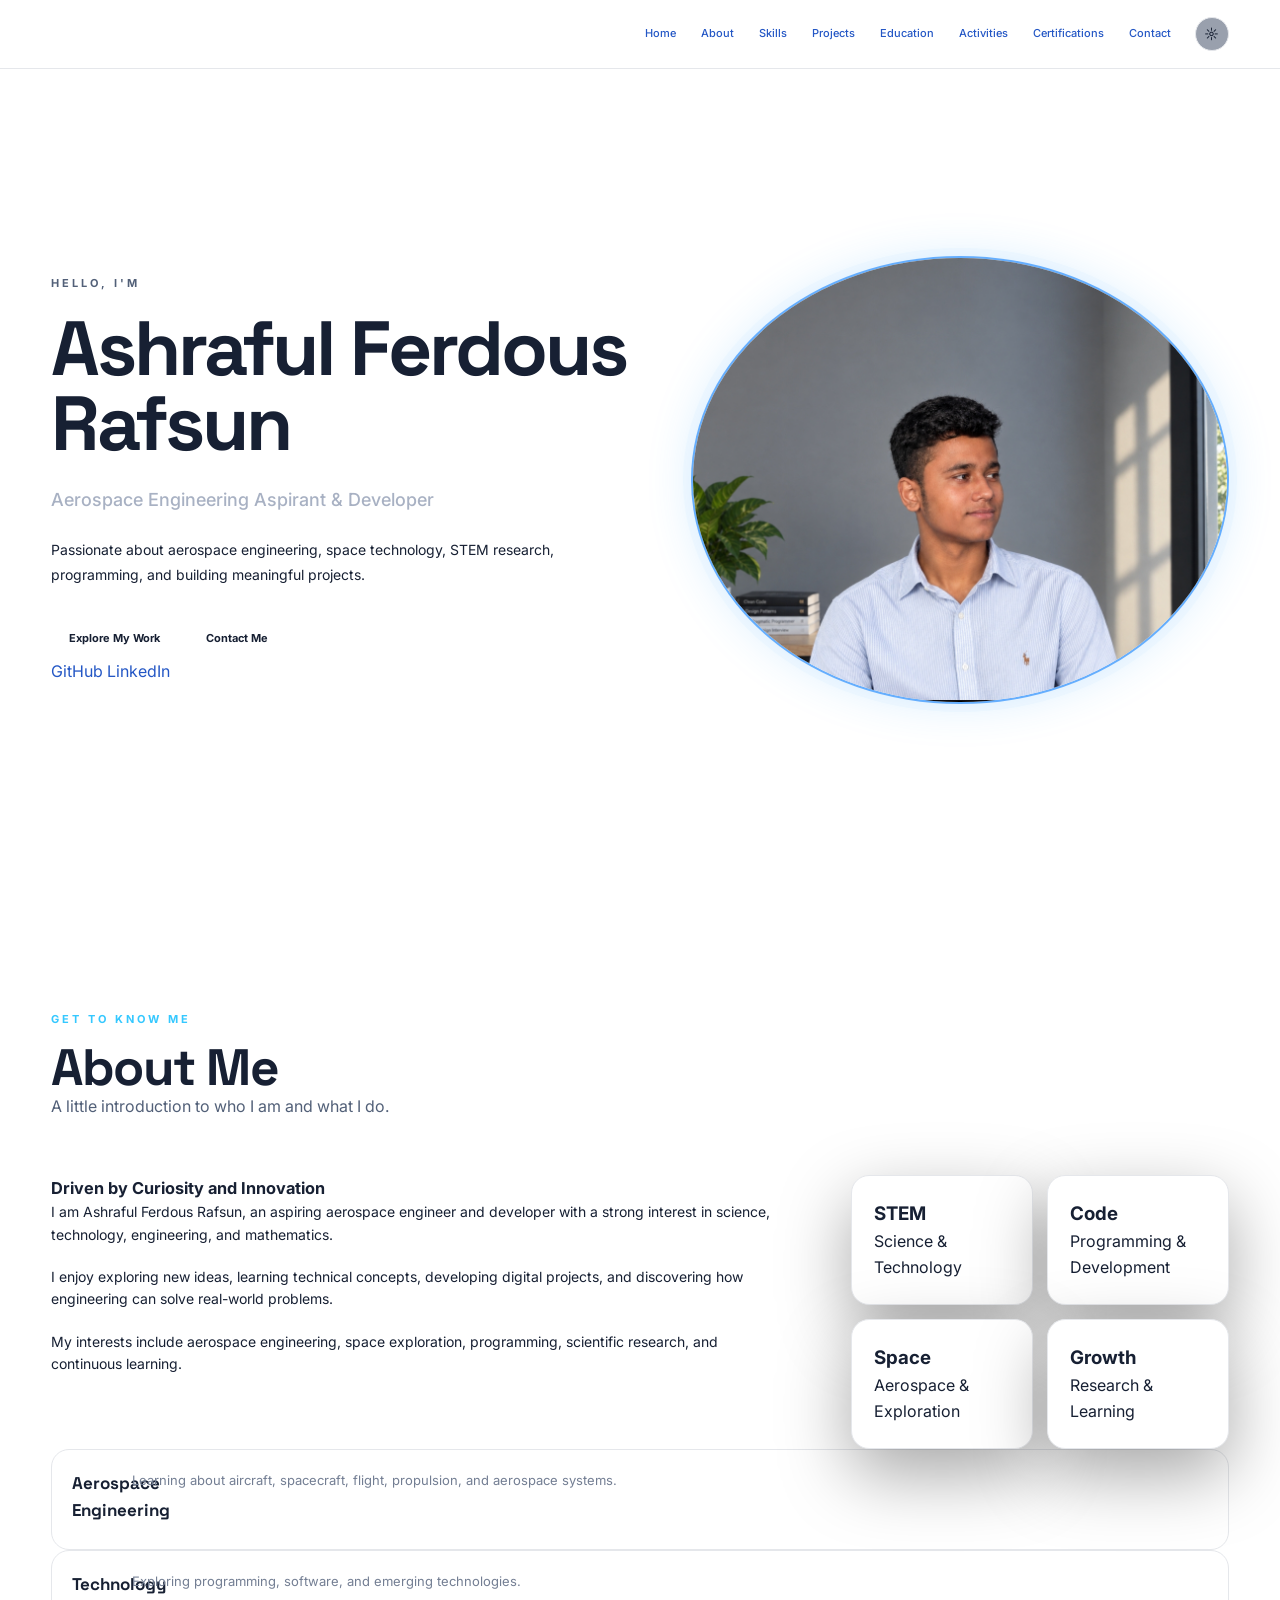
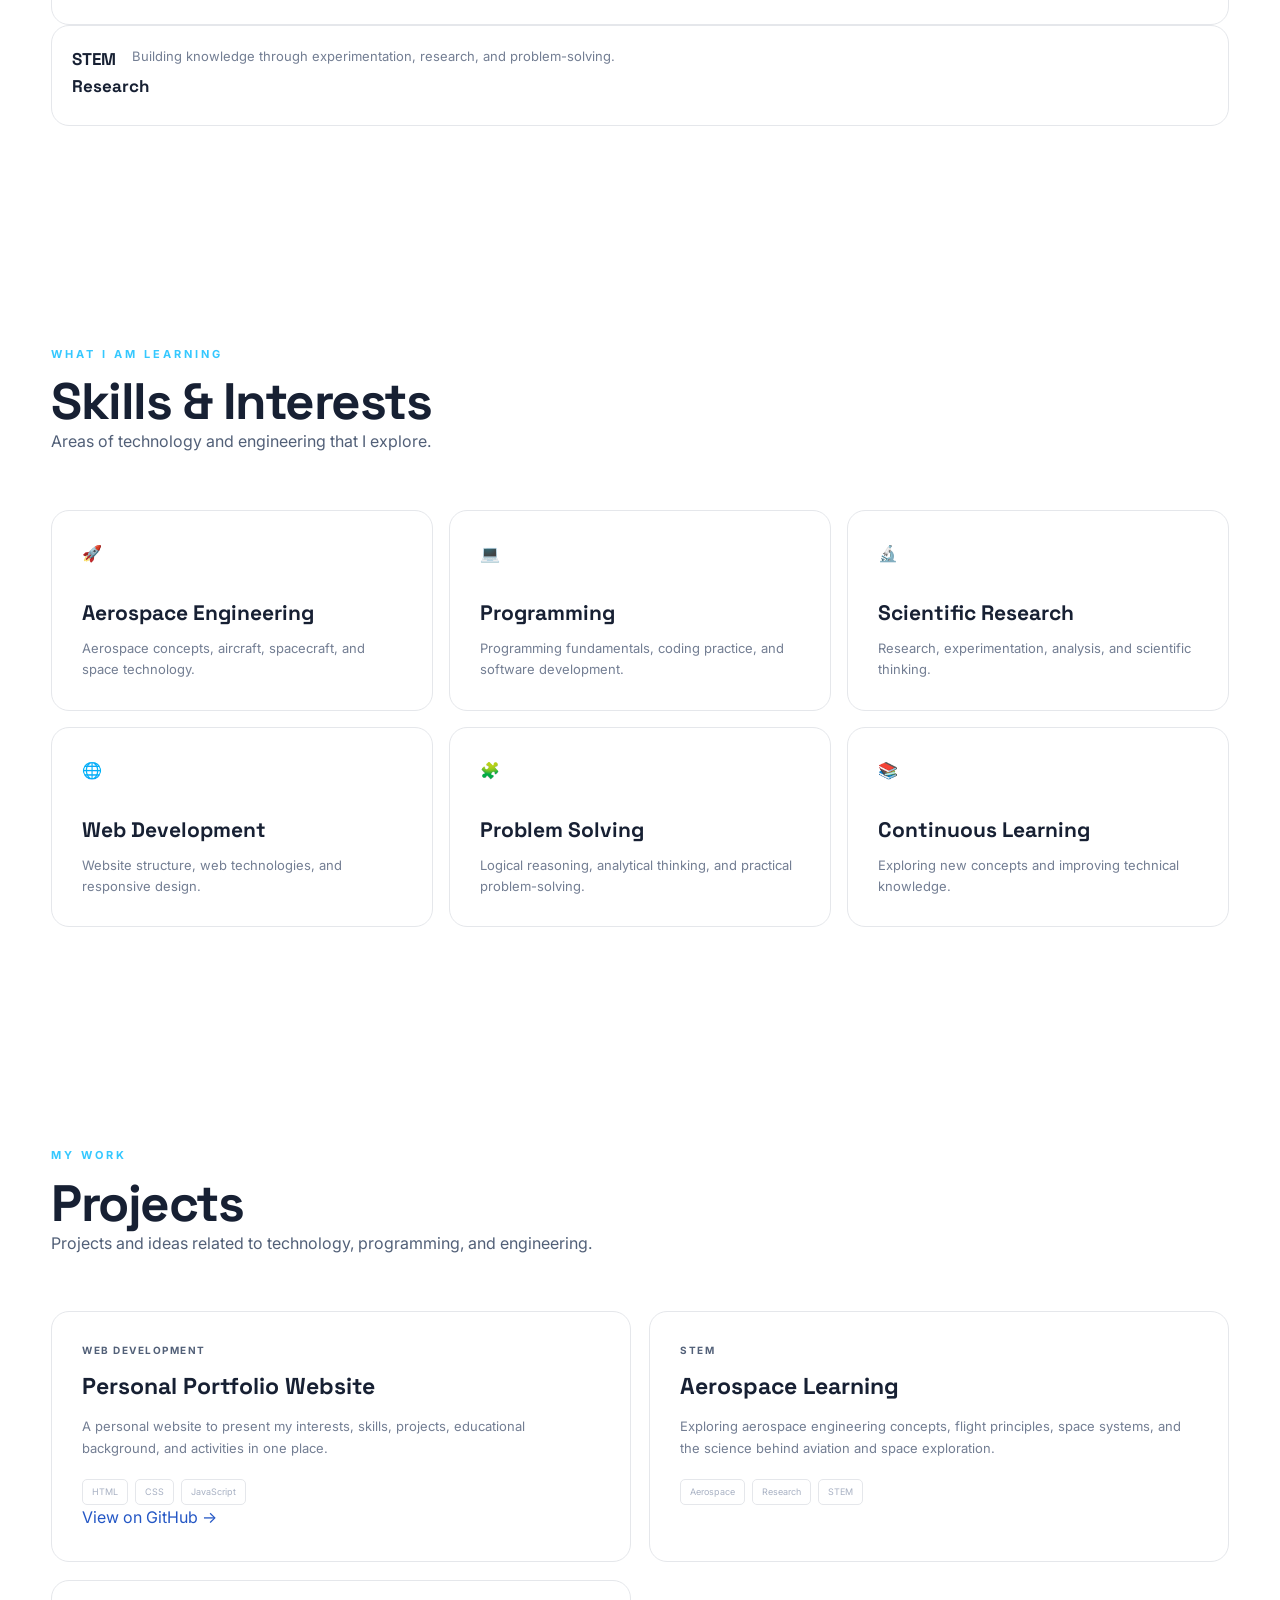
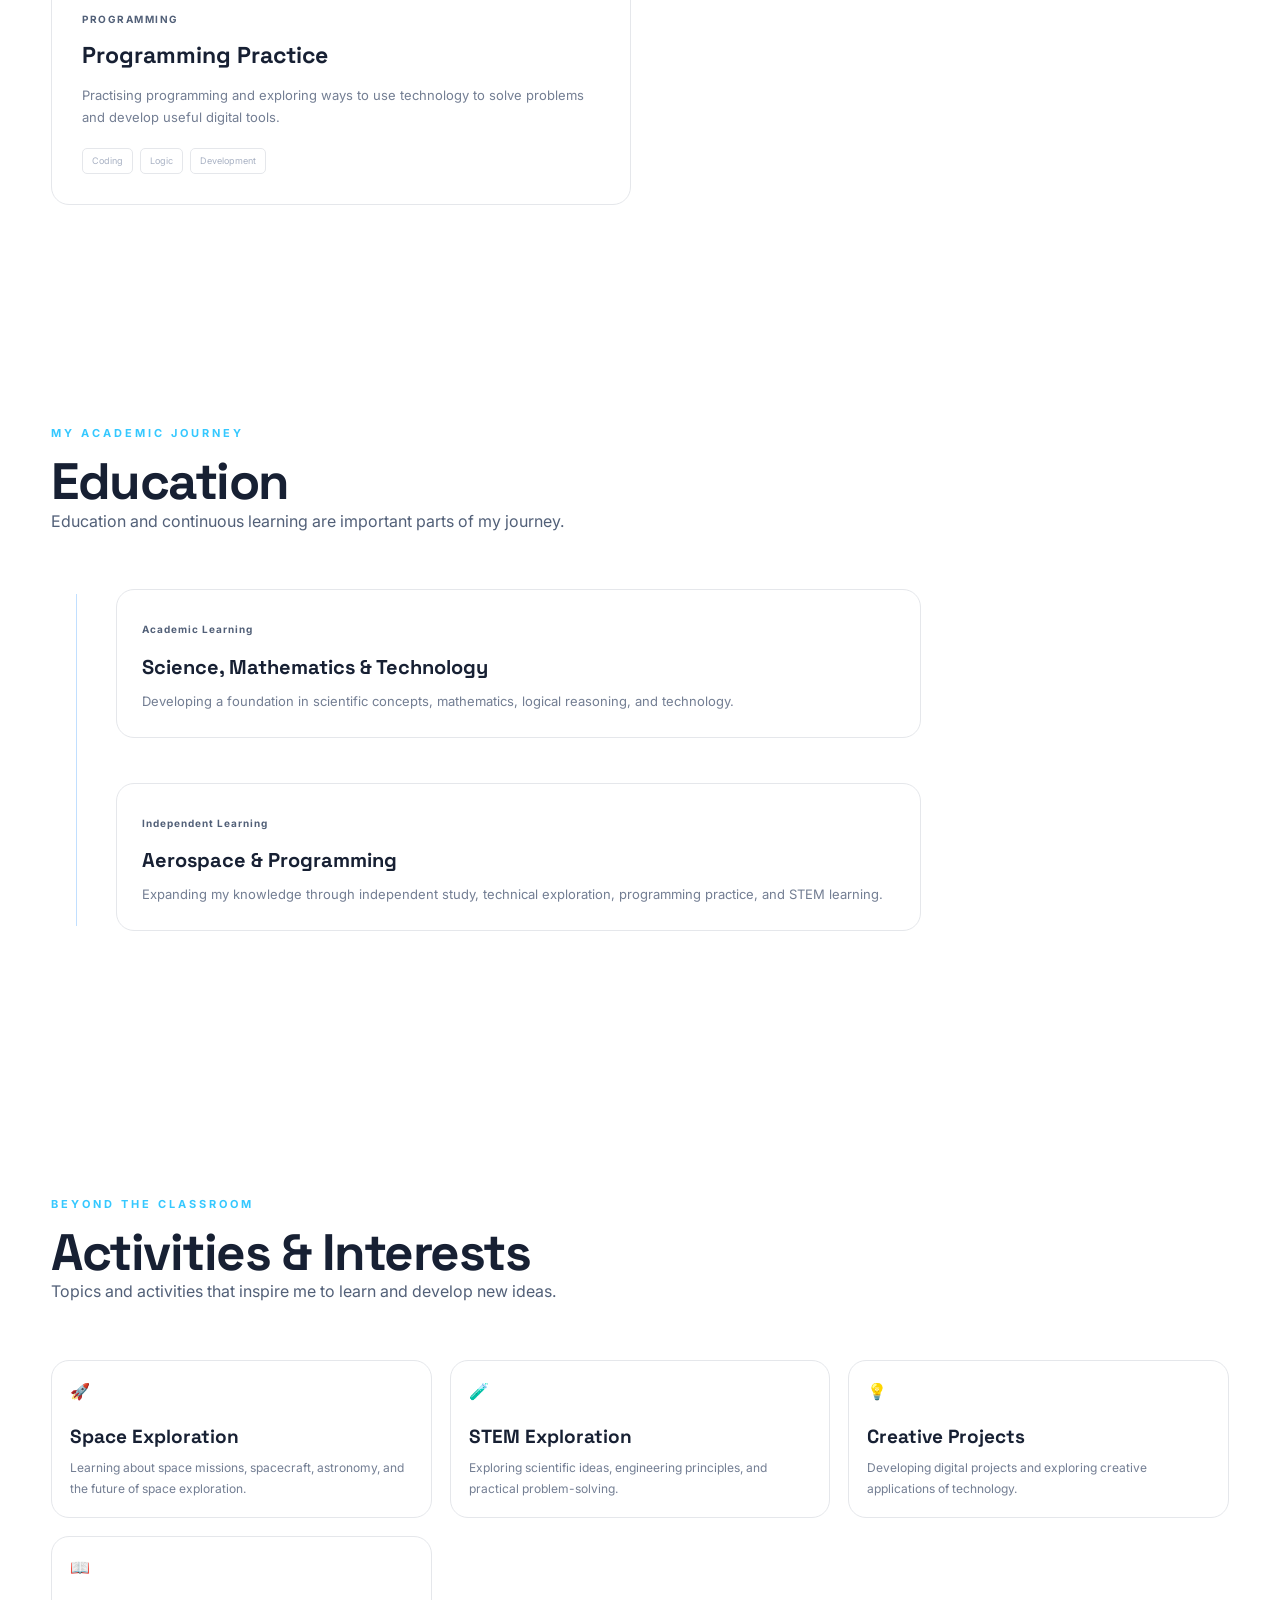
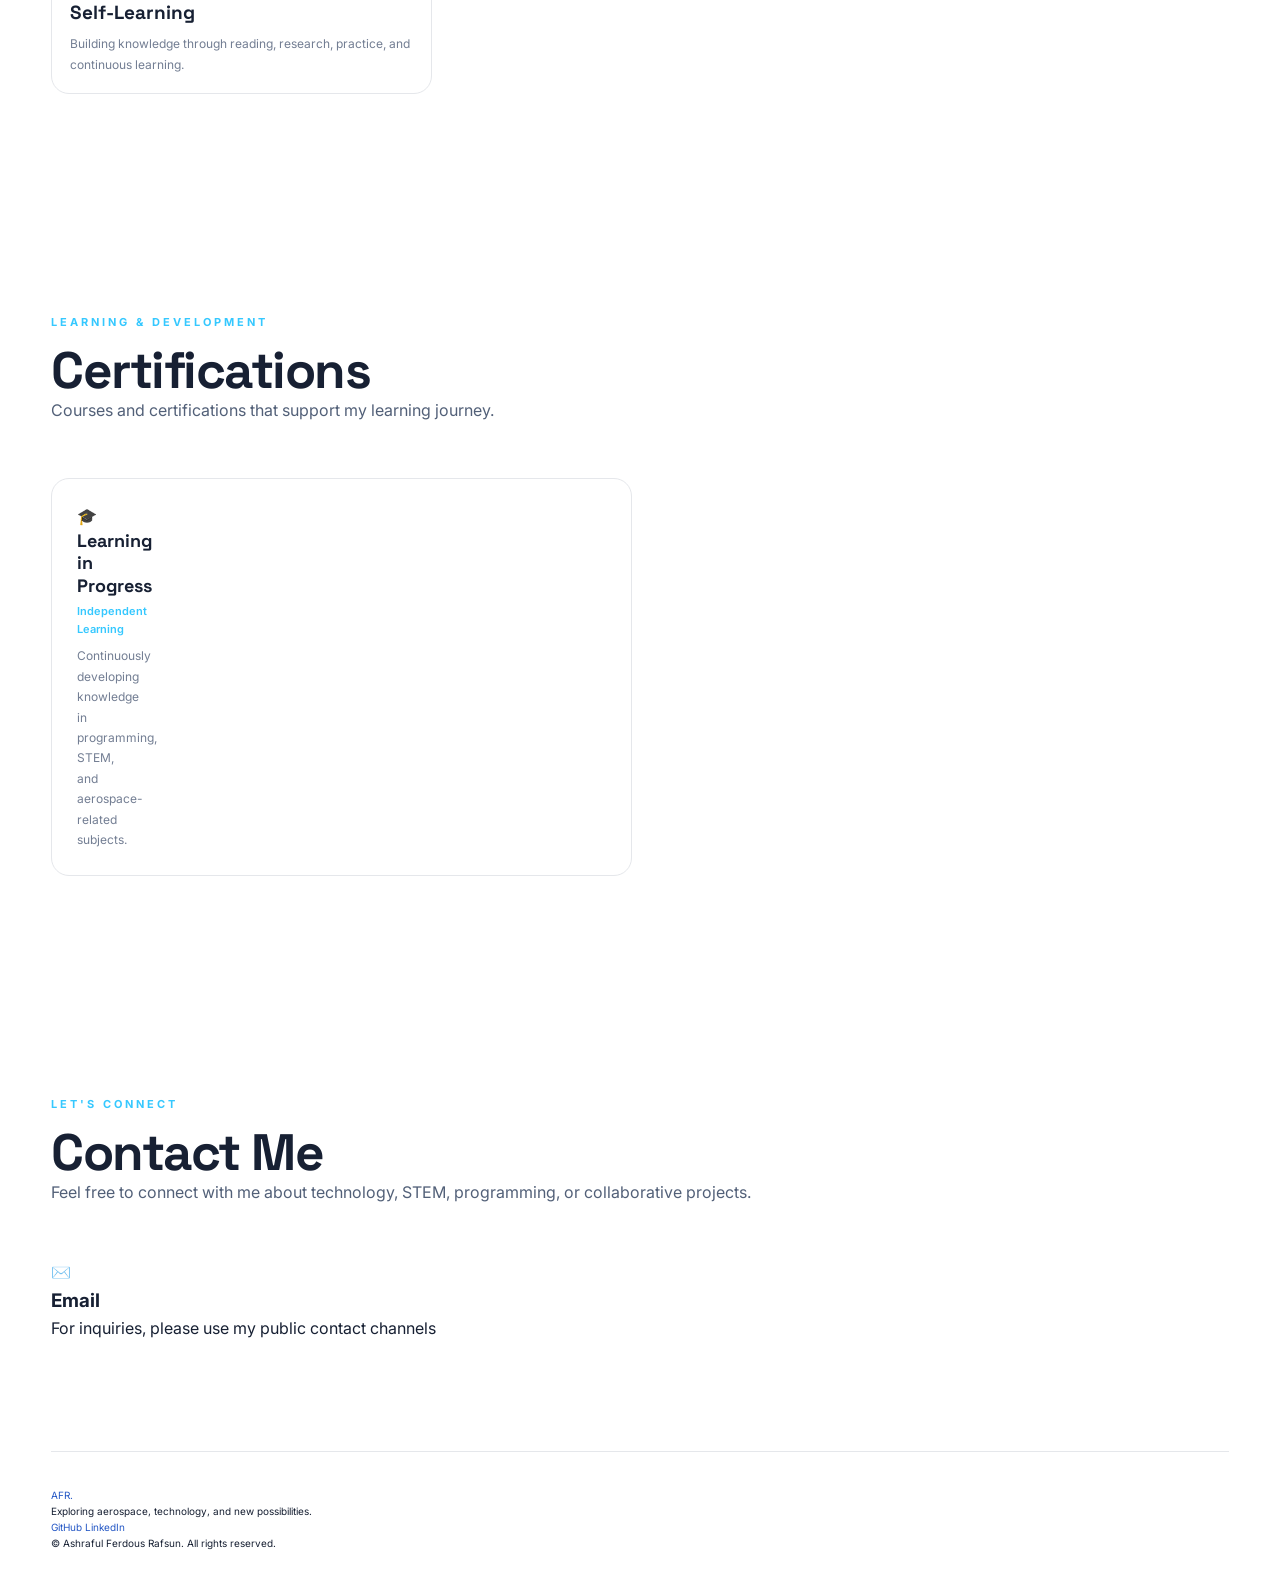
<file: index.html>
<!DOCTYPE html>
<html lang="en">

<head>

    <meta charset="UTF-8">

    <meta name="viewport"
        content="width=device-width, initial-scale=1.0">

    <!-- Primary SEO -->
    <meta name="description"
        content="Ashraful Ferdous Rafsun is an aerospace engineering aspirant, STEM researcher, and developer interested in aerospace, space technology, programming, and engineering.">

    <meta name="author"
        content="Ashraful Ferdous Rafsun">

    <meta name="robots"
        content="index, follow">

    <link rel="canonical"
        href="https://ashrafulrafsun10.github.io/">

    <title>
        Ashraful Ferdous Rafsun | Aerospace Engineering Aspirant & Developer
    </title>


    <!-- Open Graph -->
    <meta property="og:type"
        content="website">

    <meta property="og:title"
        content="Ashraful Ferdous Rafsun | Portfolio">

    <meta property="og:description"
        content="Personal portfolio of Ashraful Ferdous Rafsun — aerospace engineering aspirant, STEM researcher, and developer.">

    <meta property="og:url"
        content="https://ashrafulrafsun10.github.io/">

    <meta property="og:site_name"
        content="Ashraful Ferdous Rafsun">


    <!-- Twitter -->
    <meta name="twitter:card"
        content="summary">

    <meta name="twitter:title"
        content="Ashraful Ferdous Rafsun | Portfolio">

    <meta name="twitter:description"
        content="Aerospace engineering aspirant, STEM researcher, and developer.">


    <!-- Fonts -->
    <link rel="preconnect"
        href="https://fonts.googleapis.com">

    <link rel="preconnect"
        href="https://fonts.gstatic.com"
        crossorigin>

    <link
        href="https://fonts.googleapis.com/css2?family=Inter:wght@400;500;600;700;800&family=Space+Grotesk:wght@400;500;600;700&display=swap"
        rel="stylesheet">


    <!-- CSS -->
    <link rel="stylesheet"
        href="style.css">


    <!-- Force a consistent light theme -->
    <meta name="color-scheme" content="light">

    <style id="forced-light-theme">

        :root {
            color-scheme: light !important;
            --bg: #ffffff;
            --background: #ffffff;
            --surface: #ffffff;
            --card: #ffffff;
            --text: #172033;
            --text-color: #172033;
            --muted: #5b6474;
            --border: #e5e7eb;
        }

        html,
        body {
            background: #ffffff !important;
            color: #172033 !important;
            color-scheme: light !important;
        }

        body,
        main,
        section,
        header,
        footer,
        .navbar,
        .nav-container,
        .hero,
        .section,
        .hero-content,
        .about-grid,
        .about-text,
        .about-stats,
        .stat-card,
        .focus-item,
        .skills-grid,
        .skill-card,
        .projects-grid,
        .project-card,
        .project-content,
        .timeline,
        .timeline-item,
        .timeline-content,
        .activity-grid,
        .activity-card,
        .certificate-grid,
        .certificate-card,
        .certificate-content,
        .contact-form-wrapper,
        .contact-form,
        .form-group {
            color: #172033;
        }

        .navbar,
        footer,
        .stat-card,
        .focus-item,
        .skill-card,
        .project-card,
        .timeline-content,
        .activity-card,
        .certificate-card,
        .contact-form-wrapper,
        .contact-form {
            background-color: #ffffff !important;
        }

        p,
        li,
        label,
        h1,
        h2,
        h3,
        h4,
        h5,
        h6,
        .hero-description,
        .project-category,
        .certificate-provider,
        .timeline-content span {
            color: #172033;
        }

        .hero-label,
        .section-heading > p,
        .project-category,
        .certificate-provider,
        .timeline-content > span {
            color: #526078;
        }

        input,
        textarea,
        select {
            background: #ffffff !important;
            color: #172033 !important;
            border-color: #d1d5db !important;
        }

        input::placeholder,
        textarea::placeholder {
            color: #6b7280 !important;
            opacity: 1;
        }

        a:not(.btn):not(.primary-btn):not(.secondary-btn):not(.contact-submit) {
            color: #2457c5;
        }

        .profile-photo,
        .activity-image {
            background-color: #f3f4f6;
        }

        .stat-card,
        .focus-item,
        .skill-card,
        .project-card,
        .timeline-content,
        .activity-card,
        .certificate-card,
        .contact-form-wrapper {
            border-color: #e5e7eb;
        }

        /* Prevent the operating system from switching to dark mode */
        @media (prefers-color-scheme: dark) {
            html,
            body {
                background: #ffffff !important;
                color: #172033 !important;
            }
        }

        /* Override common dark-theme selectors */
        html.dark,
        body.dark,
        .dark,
        [data-theme="dark"] {
            color-scheme: light !important;
            background-color: #ffffff !important;
            color: #172033 !important;
        }

        html.dark body,
        body.dark main,
        body.dark section,
        body.dark header,
        body.dark footer,
        [data-theme="dark"] main,
        [data-theme="dark"] section,
        [data-theme="dark"] header,
        [data-theme="dark"] footer {
            background-color: #ffffff !important;
            color: #172033 !important;
        }

    </style>


    <!-- Person Structured Data -->
    <script type="application/ld+json">
    {
        "@context": "https://schema.org",
        "@type": "Person",
        "name": "Ashraful Ferdous Rafsun",
        "url": "https://ashrafulrafsun10.github.io/",
        "sameAs": [
            "https://github.com/ashrafulrafsun10/",
            "https://www.linkedin.com/in/ashrafulferdousrafsun/"
        ],
        "jobTitle": "Aerospace Engineering Aspirant and Developer",
        "description": "Aerospace engineering aspirant, STEM researcher, and developer interested in aerospace, space technology, programming, and engineering."
    }
    </script>


    <!-- Website Structured Data -->
    <script type="application/ld+json">
    {
        "@context": "https://schema.org",
        "@type": "WebSite",
        "name": "Ashraful Ferdous Rafsun",
        "url": "https://ashrafulrafsun10.github.io/",
        "description": "Personal portfolio of Ashraful Ferdous Rafsun."
    }
    </script>

</head>


<body>


    <!-- ================================
         NAVIGATION
    ================================= -->

    <header class="navbar">

        <div class="nav-container">

            <nav class="nav-links"
                aria-label="Main navigation">

                <a href="#home">Home</a>
                <a href="#about">About</a>
                <a href="#skills">Skills</a>
                <a href="#projects">Projects</a>
                <a href="#education">Education</a>
                <a href="#activities">Activities</a>
                <a href="#certifications">Certifications</a>
                <a href="#contact">Contact</a>

            </nav>


            <button
                class="theme-toggle"
                id="themeToggle"
                type="button"
                aria-label="Toggle dark mode">

                <span class="theme-icon"></span>

            </button>

        </div>

    </header>


    <!-- ================================
         MAIN
    ================================= -->

    <main>


        <!-- ================================
             HERO
        ================================= -->

        <section
            class="hero"
            id="home">


            <!-- HERO TEXT -->

            <div class="hero-content">

                <p class="hero-label">
                    HELLO, I'M
                </p>

                <h1>
                    Ashraful Ferdous Rafsun
                </h1>

                <h2>
                    Aerospace Engineering Aspirant &amp; Developer
                </h2>

                <p class="hero-description">
                    Passionate about aerospace engineering, space technology,
                    STEM research, programming, and building meaningful projects.
                </p>

                <div class="hero-buttons">

                    <a href="#projects" class="btn btn-primary">
                        Explore My Work
                    </a>

                    <a href="#contact" class="btn btn-secondary">
                        Contact Me
                    </a>

                </div>


                <div class="hero-socials">

                    <a href="https://github.com/ashrafulrafsun10/"
                        target="_blank"
                        rel="noopener noreferrer">
                        GitHub
                    </a>

                    <a href="https://www.linkedin.com/in/ashrafulferdousrafsun/"
                        target="_blank"
                        rel="noopener noreferrer">
                        LinkedIn
                    </a>

                </div>

            </div>


            <!-- HERO PHOTO -->

            <div class="hero-image">

                <img
                    src="images/profile.jpg"
                    alt="Ashraful Ferdous Rafsun"
                    class="profile-photo">

            </div>

        </section>


        <!-- ================================
             ABOUT
        ================================= -->

        <section
            class="about section"
            id="about">

            <div class="section-heading">

                <p>GET TO KNOW ME</p>

                <h2>About Me</h2>

                <p>
                    A little introduction to who I am and what I do.
                </p>

            </div>


            <div class="about-grid">

                <div class="about-text">

                    <h3>
                        Driven by Curiosity and Innovation
                    </h3>

                    <p>
                        I am Ashraful Ferdous Rafsun, an aspiring aerospace
                        engineer and developer with a strong interest in
                        science, technology, engineering, and mathematics.
                    </p>

                    <p>
                        I enjoy exploring new ideas, learning technical
                        concepts, developing digital projects, and discovering
                        how engineering can solve real-world problems.
                    </p>

                    <p>
                        My interests include aerospace engineering, space
                        exploration, programming, scientific research, and
                        continuous learning.
                    </p>

                </div>


                <div class="about-stats">

                    <div class="stat-card">

                        <h3>STEM</h3>

                        <p>
                            Science &amp; Technology
                        </p>

                    </div>


                    <div class="stat-card">

                        <h3>Code</h3>

                        <p>
                            Programming &amp; Development
                        </p>

                    </div>


                    <div class="stat-card">

                        <h3>Space</h3>

                        <p>
                            Aerospace &amp; Exploration
                        </p>

                    </div>


                    <div class="stat-card">

                        <h3>Growth</h3>

                        <p>
                            Research &amp; Learning
                        </p>

                    </div>

                </div>

            </div>


            <div class="focus-grid">

                <div class="focus-item">

                    <h3>Aerospace Engineering</h3>

                    <p>
                        Learning about aircraft, spacecraft, flight,
                        propulsion, and aerospace systems.
                    </p>

                </div>


                <div class="focus-item">

                    <h3>Technology</h3>

                    <p>
                        Exploring programming, software, and emerging
                        technologies.
                    </p>

                </div>


                <div class="focus-item">

                    <h3>STEM Research</h3>

                    <p>
                        Building knowledge through experimentation,
                        research, and problem-solving.
                    </p>

                </div>

            </div>

        </section>


        <!-- ================================
             SKILLS
        ================================= -->

        <section
            class="skills section"
            id="skills">

            <div class="section-heading">

                <p>WHAT I AM LEARNING</p>

                <h2>Skills &amp; Interests</h2>

                <p>
                    Areas of technology and engineering that I explore.
                </p>

            </div>


            <div class="skills-grid">

                <article class="skill-card">

                    <div class="skill-icon">
                        🚀
                    </div>

                    <h3>Aerospace Engineering</h3>

                    <p>
                        Aerospace concepts, aircraft, spacecraft,
                        and space technology.
                    </p>

                </article>


                <article class="skill-card">

                    <div class="skill-icon">
                        💻
                    </div>

                    <h3>Programming</h3>

                    <p>
                        Programming fundamentals, coding practice,
                        and software development.
                    </p>

                </article>


                <article class="skill-card">

                    <div class="skill-icon">
                        🔬
                    </div>

                    <h3>Scientific Research</h3>

                    <p>
                        Research, experimentation, analysis,
                        and scientific thinking.
                    </p>

                </article>


                <article class="skill-card">

                    <div class="skill-icon">
                        🌐
                    </div>

                    <h3>Web Development</h3>

                    <p>
                        Website structure, web technologies,
                        and responsive design.
                    </p>

                </article>


                <article class="skill-card">

                    <div class="skill-icon">
                        🧩
                    </div>

                    <h3>Problem Solving</h3>

                    <p>
                        Logical reasoning, analytical thinking,
                        and practical problem-solving.
                    </p>

                </article>


                <article class="skill-card">

                    <div class="skill-icon">
                        📚
                    </div>

                    <h3>Continuous Learning</h3>

                    <p>
                        Exploring new concepts and improving
                        technical knowledge.
                    </p>

                </article>

            </div>

        </section>


        <!-- PART 1 ENDS HERE.
             Continue directly with PART 2.
        -->

<!-- ================================
             PROJECTS
        ================================= -->

        <section class="projects section" id="projects">

            <div class="section-heading">
                <p>MY WORK</p>
                <h2>Projects</h2>
                <p>
                    Projects and ideas related to technology,
                    programming, and engineering.
                </p>
            </div>

            <div class="projects-grid">

                <article class="project-card">
                    <div class="project-content">
                        <p class="project-category">WEB DEVELOPMENT</p>
                        <h3>Personal Portfolio Website</h3>
                        <p>
                            A personal website to present my interests,
                            skills, projects, educational background,
                            and activities in one place.
                        </p>

                        <div class="project-tags">
                            <span>HTML</span>
                            <span>CSS</span>
                            <span>JavaScript</span>
                        </div>

                        <a
                            href="https://github.com/ashrafulrafsun10/"
                            target="_blank"
                            rel="noopener noreferrer"
                            class="project-link">
                            View on GitHub →
                        </a>
                    </div>
                </article>


                <article class="project-card">
                    <div class="project-content">
                        <p class="project-category">STEM</p>
                        <h3>Aerospace Learning</h3>
                        <p>
                            Exploring aerospace engineering concepts,
                            flight principles, space systems, and the
                            science behind aviation and space exploration.
                        </p>

                        <div class="project-tags">
                            <span>Aerospace</span>
                            <span>Research</span>
                            <span>STEM</span>
                        </div>
                    </div>
                </article>


                <article class="project-card">
                    <div class="project-content">
                        <p class="project-category">PROGRAMMING</p>
                        <h3>Programming Practice</h3>
                        <p>
                            Practising programming and exploring ways
                            to use technology to solve problems and
                            develop useful digital tools.
                        </p>

                        <div class="project-tags">
                            <span>Coding</span>
                            <span>Logic</span>
                            <span>Development</span>
                        </div>
                    </div>
                </article>

            </div>
        </section>



        <!-- ================================
             EDUCATION
        ================================= -->

        <section class="education section" id="education">

            <div class="section-heading">
                <p>MY ACADEMIC JOURNEY</p>
                <h2>Education</h2>
                <p>
                    Education and continuous learning are important
                    parts of my journey.
                </p>
            </div>

            <div class="timeline">

                <article class="timeline-item">
                    <div class="timeline-marker"></div>

                    <div class="timeline-content">
                        <span>Academic Learning</span>

                        <h3>Science, Mathematics &amp; Technology</h3>

                        <p>
                            Developing a foundation in scientific
                            concepts, mathematics, logical reasoning,
                            and technology.
                        </p>
                    </div>
                </article>


                <article class="timeline-item">
                    <div class="timeline-marker"></div>

                    <div class="timeline-content">
                        <span>Independent Learning</span>

                        <h3>Aerospace &amp; Programming</h3>

                        <p>
                            Expanding my knowledge through independent
                            study, technical exploration, programming
                            practice, and STEM learning.
                        </p>
                    </div>
                </article>

            </div>
        </section>



        <!-- ================================
             ACTIVITIES
        ================================= -->

        <section class="activities section" id="activities">

            <div class="section-heading">
                <p>BEYOND THE CLASSROOM</p>
                <h2>Activities &amp; Interests</h2>
                <p>
                    Topics and activities that inspire me to learn
                    and develop new ideas.
                </p>
            </div>

            <div class="activity-grid">

                <article class="activity-card">
                    <div class="activity-icon">🚀</div>
                    <h3>Space Exploration</h3>
                    <p>
                        Learning about space missions, spacecraft,
                        astronomy, and the future of space exploration.
                    </p>
                </article>


                <article class="activity-card">
                    <div class="activity-icon">🧪</div>
                    <h3>STEM Exploration</h3>
                    <p>
                        Exploring scientific ideas, engineering
                        principles, and practical problem-solving.
                    </p>
                </article>


                <article class="activity-card">
                    <div class="activity-icon">💡</div>
                    <h3>Creative Projects</h3>
                    <p>
                        Developing digital projects and exploring
                        creative applications of technology.
                    </p>
                </article>


                <article class="activity-card">
                    <div class="activity-icon">📖</div>
                    <h3>Self-Learning</h3>
                    <p>
                        Building knowledge through reading,
                        research, practice, and continuous learning.
                    </p>
                </article>

            </div>
        </section>



        <!-- ================================
             CERTIFICATIONS
        ================================= -->

        <section
            class="certifications section"
            id="certifications">

            <div class="section-heading">
                <p>LEARNING &amp; DEVELOPMENT</p>
                <h2>Certifications</h2>
                <p>
                    Courses and certifications that support my
                    learning journey.
                </p>
            </div>

            <div class="certificate-grid">

                <article class="certificate-card">

                    <div class="certificate-content">
                        <div class="certificate-icon">🎓</div>

                        <h3>Learning in Progress</h3>

                        <p class="certificate-provider">
                            Independent Learning
                        </p>

                        <p>
                            Continuously developing knowledge in
                            programming, STEM, and aerospace-related
                            subjects.
                        </p>
                    </div>

                </article>

            </div>
        </section>



        <!-- ================================
             CONTACT
        ================================= -->

        <section class="contact section" id="contact">

            <div class="section-heading">
                <p>LET'S CONNECT</p>
                <h2>Contact Me</h2>
                <p>
                    Feel free to connect with me about technology,
                    STEM, programming, or collaborative projects.
                </p>
            </div>

            <div class="contact-grid">

                <div class="contact-info">

                    <div class="contact-card">
                        <div class="contact-icon">✉️</div>

                        <div>
                            <h3>Email</h3>
                            <p>
                                For inquiries, please use my
                                public contact channels

</main>


    <!-- ================================
         FOOTER
    ================================= -->

    <footer class="footer">

        <div class="footer-content">

            <a href="#home" class="logo">
                AFR<span>.</span>
            </a>

            <p>
                Exploring aerospace, technology, and new possibilities.
            </p>

            <div class="footer-socials">

                <a
                    href="https://github.com/ashrafulrafsun10/"
                    target="_blank"
                    rel="noopener noreferrer">
                    GitHub
                </a>

                <a
                    href="https://www.linkedin.com/in/ashrafulferdousrafsun/"
                    target="_blank"
                    rel="noopener noreferrer">
                    LinkedIn
                </a>

            </div>

            <p class="footer-copyright">
                &copy; <span id="currentYear"></span>
                Ashraful Ferdous Rafsun. All rights reserved.
            </p>

        </div>

    </footer>



    <!-- ================================
         JAVASCRIPT
    ================================= -->

    <script src="script.js"></script>

    <script>
        (function () {
            "use strict";

            /*
             * Keep the website in light mode.
             */

            function applyLightMode() {
                const root = document.documentElement;
                const body = document.body;

                root.style.setProperty(
                    "color-scheme",
                    "light",
                    "important"
                );

                root.classList.remove("dark", "dark-mode");
                root.setAttribute("data-theme", "light");

                if (body) {
                    body.classList.remove("dark", "dark-mode");
                    body.setAttribute("data-theme", "light");
                }

                const toggle =
                    document.getElementById("themeToggle");

                if (toggle) {
                    toggle.setAttribute(
                        "aria-label",
                        "Light mode enabled"
                    );

                    toggle.setAttribute(
                        "title",
                        "Light mode is enabled"
                    );

                    const icon =
                        toggle.querySelector(".theme-icon");

                    if (icon) {
                        icon.textContent = "☀️";
                    }
                }
            }


            /*
             * Apply light mode when the page loads.
             */

            applyLightMode();


            /*
             * Page initialization.
             */

            document.addEventListener(
                "DOMContentLoaded",
                function () {

                    applyLightMode();


                    /*
                     * Automatic copyright year.
                     */

                    const yearElement =
                        document.getElementById("currentYear");

                    if (yearElement) {
                        yearElement.textContent =
                            new Date().getFullYear();
                    }


                    /*
                     * Mobile navigation.
                     */

                    const menuToggle =
                        document.getElementById("menuToggle");

                    const navMenu =
                        document.getElementById("navMenu");

                    if (menuToggle && navMenu) {

                        menuToggle.addEventListener(
                            "click",
                            function () {

                                navMenu.classList.toggle("active");

                                const isOpen =
                                    navMenu.classList.contains("active");

                                menuToggle.setAttribute(
                                    "aria-expanded",
                                    isOpen ? "true" : "false"
                                );
                            }
                        );

                        navMenu
                            .querySelectorAll("a")
                            .forEach(function (link) {

                                link.addEventListener(
                                    "click",
                                    function () {

                                        navMenu.classList.remove("active");

                                        menuToggle.setAttribute(
                                            "aria-expanded",
</file>
<file: style.css>
/* =========================================
   ROOT
========================================= */

:root {

    --bg: #070b14;
    --bg-soft: #0b1020;
    --card: #0d1424;
    --card-hover: #111b30;

    --text: #f5f7fb;
    --text-soft: #a8b1c3;
    --text-muted: #737e93;

    --primary: #4da3ff;
    --primary-bright: #35c8ff;

    --border: rgba(255,255,255,0.09);
    --border-bright: rgba(77,163,255,0.35);

    --shadow: 0 25px 70px rgba(0,0,0,0.35);

    --radius: 18px;

}


/* =========================================
   LIGHT MODE
========================================= */

body.light-mode {

    --bg: #f6f8fc;
    --bg-soft: #ffffff;
    --card: #ffffff;
    --card-hover: #f0f5fc;

    --text: #101522;
    --text-soft: #566174;
    --text-muted: #788398;

    --border: rgba(15,25,45,0.10);
    --border-bright: rgba(35,130,220,0.30);

    --shadow: 0 20px 50px rgba(30,60,100,0.10);

}


/* =========================================
   RESET
========================================= */

* {
    margin: 0;
    padding: 0;
    box-sizing: border-box;
}

html {
    scroll-behavior: smooth;
    scroll-padding-top: 80px;
}

body {

    font-family: "Inter", sans-serif;

    background:
        radial-gradient(
            circle at 10% 20%,
            rgba(24,75,160,0.16),
            transparent 30%
        ),
        radial-gradient(
            circle at 90% 70%,
            rgba(0,180,255,0.08),
            transparent 28%
        ),
        var(--bg);

    color: var(--text);

    line-height: 1.6;

    overflow-x: hidden;

    transition:
        background 0.3s ease,
        color 0.3s ease;

}

a {
    color: inherit;
    text-decoration: none;
}

img {
    max-width: 100%;
}

button,
input,
textarea {
    font: inherit;
}


/* =========================================
   NAVBAR
========================================= */

.navbar {

    position: sticky;

    top: 0;

    z-index: 1000;

    width: 100%;

    background: rgba(7,11,20,0.82);

    backdrop-filter: blur(18px);

    -webkit-backdrop-filter: blur(18px);

    border-bottom: 1px solid var(--border);

}

body.light-mode .navbar {
    background: rgba(246,248,252,0.86);
}

.nav-container {

    width: min(1200px, 92%);

    min-height: 68px;

    margin: auto;

    display: flex;

    align-items: center;

    justify-content: flex-end;

    gap: 24px;

}

.nav-links {

    display: flex;

    align-items: center;

    justify-content: center;

    gap: 25px;

    flex-wrap: wrap;

}

.nav-links a {

    color: var(--text-soft);

    font-size: 11px;

    font-weight: 500;

    transition:
        color 0.25s ease,
        transform 0.25s ease;

}

.nav-links a:hover {

    color: var(--primary-bright);

    transform: translateY(-1px);

}


/* =========================================
   THEME BUTTON
========================================= */

.theme-toggle {

    width: 34px;

    height: 34px;

    border-radius: 50%;

    border: 1px solid var(--border);

    background: rgba(30,45,75,0.45);

    color: var(--text);

    cursor: pointer;

    display: flex;

    align-items: center;

    justify-content: center;

    flex-shrink: 0;

}

.theme-icon::before {
    content: "☼";
    font-size: 14px;
}


/* =========================================
   HERO
========================================= */

.hero {

    width: min(1200px, 92%);

    min-height: calc(100vh - 68px);

    margin: auto;

    display: grid;

    grid-template-columns: 1.05fr 0.95fr;

    align-items: center;

    gap: 45px;

    padding: 70px 0 80px;

    position: relative;

}


/* =========================================
   HERO CONTENT
========================================= */

.hero-content {

    position: relative;

    z-index: 10;

}

.hero-label {

    color: var(--primary-bright);

    font-size: 11px;

    font-weight: 700;

    letter-spacing: 3px;

    margin-bottom: 18px;

}

.hero h1 {

    font-family: "Space Grotesk", sans-serif;

    font-size: clamp(48px, 6vw, 78px);

    line-height: 0.98;

    letter-spacing: -3px;

    max-width: 700px;

}

.hero h1 span {

    display: block;

    color: var(--primary);

}

.hero h2 {

    margin-top: 25px;

    font-size: 18px;

    font-weight: 500;

    color: var(--text-soft);

}

.hero-description {

    max-width: 560px;

    margin-top: 22px;

    color: var(--text-muted);

    font-size: 14px;

    line-height: 1.8;

}

.hero-buttons {

    display: flex;

    flex-wrap: wrap;

    gap: 10px;

    margin-top: 30px;

}

.btn {

    display: inline-flex;

    align-items: center;

    justify-content: center;

    min-height: 42px;

    padding: 0 18px;

    border-radius: 9px;

    font-size: 11px;

    font-weight: 700;

    transition:
        transform 0.25s ease,
        box-shadow 0.25s ease;

}

.btn:hover {

    transform: translateY(-2px);

}

.primary-btn {

    color: white;

    background:
        linear-gradient(
            135deg,
            #4da3ff,
            #27c6ef
        );

    box-shadow:
        0 10px 30px rgba(35,170,255,0.20);

}

.secondary-btn {

    color: var(--text);

    background: var(--card);

    border: 1px solid var(--border);

}

.social-links {

    display: flex;

    gap: 20px;

    margin-top: 22px;

}

.social-links a {

    color: var(--text-muted);

    font-size: 11px;

    transition: color 0.25s ease;

}

.social-links a:hover {
    color: var(--primary-bright);
}


/* =========================================
   HERO VISUAL
========================================= */

.hero-visual {

    position: relative;

    width: min(480px, 100%);

    height: 480px;

    margin: auto;

    display: flex;

    align-items: center;

    justify-content: center;

    isolation: isolate;

}


/* =========================================
   PROFILE PHOTO
========================================= */

.profile-wrap {

    position: relative;

    z-index: 10;

    width: 300px;

    height: 300px;

    display: flex;

    align-items: center;

    justify-content: center;

}

.profile-photo {

    width: 100%;

    height: 100%;

    display: block;

    object-fit: cover;

    object-position: center;

    border-radius: 50%;

    border: 2px solid rgba(77,163,255,0.85);

    position: relative;

    z-index: 5;

    box-shadow:
        0 0 0 8px rgba(77,163,255,0.04),
        0 0 45px rgba(45,160,255,0.18);

}

.profile-glow {

    position: absolute;

    width: 360px;

    height: 360px;

    border-radius: 50%;

    background:
        radial-gradient(
            circle,
            rgba(42,157,255,0.26) 0%,
            rgba(42,157,255,0.10) 35%,
            transparent 70%
        );

    filter: blur(15px);

    z-index: 1;

}


/* =========================================
   ORBITS
========================================= */

.hero-orbit {

    position: absolute;

    border-radius: 50%;

    border: 1px solid rgba(77,163,255,0.14);

    pointer-events: none;

}

.orbit-outer {

    width: 440px;

    height: 440px;

    transform: rotate(-20deg);

}

.orbit-middle {

    width: 365px;

    height: 365px;

    transform: rotate(30deg);

    border-color: rgba(77,163,255,0.20);

}

.orbit-inner {

    width: 325px;

    height: 325px;

    border-color: rgba(77,163,255,0.25);

}

.orbit-dot {

    position: absolute;

    width: 10px;

    height: 10px;

    border-radius: 50%;

    background: #31d4ff;

    box-shadow:
        0 0 10px #31d4ff,
        0 0 25px rgba(49,212,255,0.65);

    top: 26px;

    right: 92px;

    z-index: 8;

}


/* =========================================
   SECTIONS
========================================= */

.section {

    width: min(1200px, 92%);

    margin: auto;

    padding: 110px 0;

}

.section-heading {

    max-width: 720px;

    margin-bottom: 55px;

}

.section-heading > p:first-child {

    color: var(--primary-bright);

    font-size: 11px;

    font-weight: 700;

    letter-spacing: 3px;

    margin-bottom: 12px;

}

.section-heading h2 {

    font-family: "Space Grotesk", sans-serif;

    font-size: clamp(32px, 4vw, 52px);

    line-height: 1.05;

    letter-spacing: -1.5px;

}

.contact-intro {

    margin-top: 15px;

    color: var(--text-muted);

}


/* =========================================
   ABOUT
========================================= */

.about-grid {

    display: grid;

    grid-template-columns: 1.45fr 0.75fr;

    gap: 70px;

}

.about-text {

    color: var(--text-soft);

    font-size: 14px;

}

.about-text > p {

    margin-bottom: 20px;

}

.about-intro {

    font-size: 18px;

    color: var(--text);

    font-weight: 500;

}

.about-focus {

    margin-top: 40px;

    display: grid;

    gap: 18px;

}

.focus-item {

    display: grid;

    grid-template-columns: 45px 1fr;

    gap: 15px;

    padding: 20px;

    border: 1px solid var(--border);

    border-radius: var(--radius);

    background: rgba(255,255,255,0.015);

}

.focus-item > span {

    color: var(--primary);

    font-size: 12px;

    font-weight: 700;

}

.focus-item h3 {

    font-family: "Space Grotesk", sans-serif;

    font-size: 17px;

    margin-bottom: 5px;

}

.focus-item p {

    color: var(--text-muted);

    font-size: 13px;

}

.about-stats {

    display: grid;

    grid-template-columns: 1fr 1fr;

    gap: 14px;

    align-content: start;

}

.stat-card {

    min-height: 130px;

    padding: 22px;

    display: flex;

    flex-direction: column;

    justify-content: center;

    border: 1px solid var(--border);

    background: var(--card);

    border-radius: var(--radius);

    box-shadow: var(--shadow);

}

.stat-card strong {

    font-family: "Space Grotesk", sans-serif;

    color: var(--primary-bright);

    font-size: 34px;

    line-height: 1;

}

.stat-card span {

    color: var(--text-muted);

    font-size: 11px;

    margin-top: 9px;

}


/* =========================================
   SKILLS
========================================= */

.skills-grid {

    display: grid;

    grid-template-columns: repeat(3, 1fr);

    gap: 16px;

}

.skill-card {

    padding: 30px;

    min-height: 190px;

    border: 1px solid var(--border);

    border-radius: var(--radius);

    background: var(--card);

    transition:
        transform 0.3s ease,
        border-color 0.3s ease,
        background 0.3s ease;

}

.skill-card:hover {

    transform: translateY(-5px);

    border-color: var(--border-bright);

    background: var(--card-hover);

}

.skill-card > span {

    color: var(--primary);

    font-size: 11px;

    font-weight: 700;

}

.skill-card h3 {

    margin-top: 30px;

    font-family: "Space Grotesk", sans-serif;

    font-size: 21px;

}

.skill-card p {

    margin-top: 8px;

    color: var(--text-muted);

    font-size: 13px;

}


/* =========================================
   PROJECTS
========================================= */

.projects-grid {

    display: grid;

    grid-template-columns: repeat(2, 1fr);

    gap: 18px;

}

.project-card {

    position: relative;

    overflow: hidden;

    padding: 30px;

    border: 1px solid var(--border);

    border-radius: var(--radius);

    background: var(--card);

    transition:
        transform 0.3s ease,
        border-color 0.3s ease;

}

.project-card:hover {

    transform: translateY(-5px);

    border-color: var(--border-bright);

}

.project-number {

    position: absolute;

    top: 22px;

    right: 25px;

    color: rgba(77,163,255,0.35);

    font-family: "Space Grotesk", sans-serif;

    font-size: 30px;

    font-weight: 700;

}

.project-content {

    position: relative;

    z-index: 2;

}

.project-category {

    color: var(--primary-bright);

    font-size: 10px;

    font-weight: 700;

    letter-spacing: 1.5px;

}

.project-content h3 {

    margin-top: 15px;

    padding-right: 45px;

    font-family: "Space Grotesk", sans-serif;

    font-size: 23px;

    line-height: 1.2;

}

.project-content > p:not(.project-category) {

    margin-top: 14px;

    color: var(--text-muted);

    font-size: 13px;

    line-height: 1.7;

}

.project-tags {

    display: flex;

    flex-wrap: wrap;

    gap: 7px;

    margin-top: 20px;

}

.project-tags span {

    padding: 5px 9px;

    border: 1px solid var(--border);

    border-radius: 5px;

    color: var(--text-soft);

    font-size: 9px;

}

.project-links {

    display: flex;

    gap: 20px;

    margin-top: 25px;

}

.project-links a {

    color: var(--primary-bright);

    font-size: 11px;

    font-weight: 700;

}


/* =========================================
   EDUCATION
========================================= */

.timeline {

    position: relative;

    max-width: 850px;

    margin-left: 20px;

}

.timeline::before {

    content: "";

    position: absolute;

    top: 5px;

    bottom: 5px;

    left: 5px;

    width: 1px;

    background: var(--border-bright);

}

.timeline-item {

    position: relative;

    padding-left: 45px;

    margin-bottom: 45px;

}

.timeline-dot {

    position: absolute;

    left: 0;

    top: 5px;

    width: 11px;

    height: 11px;

    border-radius: 50%;

    background: var(--primary);

    box-shadow:
        0 0 0 6px rgba(77,163,255,0.08);

}

.timeline-content {

    padding: 25px;

    border: 1px solid var(--border);

    border-radius: var(--radius);

    background: var(--card);

}

.timeline-content > span {

    color: var(--primary-bright);

    font-size: 10px;

    font-weight: 700;

    letter-spacing: 1px;

}

.timeline-content h3 {

    margin-top: 10px;

    font-family: "Space Grotesk", sans-serif;

    font-size: 20px;

}

.timeline-content p {

    margin-top: 8px;

    color: var(--text-muted);

    font-size: 13px;

}


/* =========================================
   ACTIVITIES
========================================= */

.activity-grid {

    display: grid;

    grid-template-columns: repeat(3, 1fr);

    gap: 18px;

}

.activity-card {

    position: relative;

    overflow: hidden;

    padding: 18px;

    border: 1px solid var(--border);

    border-radius: var(--radius);

    background: var(--card);

    transition:
        transform 0.3s ease,
        border-color 0.3s ease;

}

.activity-card:hover {

    transform: translateY(-5px);

    border-color: var(--border-bright);

}

.activity-number {

    position: absolute;

    top: 26px;

    right: 25px;

    z-index: 3;

    color: white;

    font-size: 10px;

    font-weight: 700;

    background: rgba(0,0,0,0.55);

    padding: 5px 8px;

    border-radius: 5px;

}

.activity-image {

    width: 100%;

    height: 190px;

    display: block;

    object-fit: cover;

    border-radius: 12px;

}

.activity-card h3 {

    margin-top: 20px;

    font-family: "Space Grotesk", sans-serif;

    font-size: 19px;

    line-height: 1.25;

}

.activity-card p {

    margin-top: 10px;

    color: var(--text-muted);

    font-size: 12px;

    line-height: 1.7;

}

.activity-link {

    display: inline-block;

    margin-top: 15px;

    color: var(--primary-bright);

    font-size: 11px;

    font-weight: 700;

}


/* =========================================
   CERTIFICATIONS
========================================= */

.certificate-grid {

    display: grid;

    grid-template-columns: repeat(2, 1fr);

    gap: 16px;

}

.certificate-card {

    display: grid;

    grid-template-columns: 45px 1fr;

    gap: 15px;

    padding: 25px;

    border: 1px solid var(--border);

    border-radius: var(--radius);

    background: var(--card);

    transition:
        transform 0.3s ease,
        border-color 0.3s ease;

}

.certificate-card:hover {

    transform: translateY(-4px);

    border-color: var(--border-bright);

}

.certificate-number {

    color: var(--primary);

    font-size: 11px;

    font-weight: 700;

}

.certificate-content h3 {

    font-family: "Space Grotesk", sans-serif;

    font-size: 18px;

    line-height: 1.25;

}

.certificate-provider {

    color: var(--primary-bright) !important;

    font-size: 11px !important;

    font-weight: 600;

    margin-top: 6px !important;

}

.certificate-content > p:last-child {

    color: var(--text-muted);

    font-size: 12px;

    line-height: 1.7;

    margin-top: 8px;

}


/* =========================================
   CONTACT
========================================= */

.contact-form-wrapper {

    max-width: 750px;

}

.contact-form {

    display: grid;

    gap: 20px;

    padding: 35px;

    border: 1px solid var(--border);

    border-radius: var(--radius);

    background: var(--card);

}

.form-group {

    display: grid;

    gap: 8px;

}

.form-group label {

    color: var(--text-soft);

    font-size: 11px;

    font-weight: 600;

}

.form-group input,
.form-group textarea {

    width: 100%;

    border: 1px solid var(--border);

    border-radius: 10px;

    outline: none;

    background: var(--bg-soft);

    color: var(--text);

    padding: 13px 14px;

    font-size: 13px;

    transition:
        border-color 0.25s ease,
        box-shadow 0.25s ease;

}

.form-group textarea {

    resize: vertical;

    min-height: 160px;

}

.form-group input:focus,
.form-group textarea:focus {

    border-color: var(--primary);

    box-shadow:
        0 0 0 3px rgba(77,163,255,0.08);

}

.contact-submit {

    border: none;

    border-radius: 9px;

    min-height: 45px;

    padding: 0 20px;

    color: white;

    background:
        linear-gradient(
            135deg,
            #4da3ff,
            #27c6ef
        );

    font-size: 12px;

    font-weight: 700;

    cursor: pointer;

    transition:
        transform 0.25s ease,
        box-shadow 0.25s ease;

}

.contact-submit:hover {

    transform: translateY(-2px);

    box-shadow:
        0 10px 30px rgba(35,170,255,0.20);

}


/* =========================================
   FOOTER
========================================= */

footer {

    width: min(1200px, 92%);

    margin: auto;

    padding: 35px 0;

    display: flex;

    justify-content: space-between;

    gap: 20px;

    border-top: 1px solid var(--border);

    color: var(--text-muted);

    font-size: 10px;

}


/* =========================================
   MOBILE — TABLET
========================================= */

@media (max-width: 900px) {

    .nav-container {

        min-height: auto;

        padding: 14px 0;

        flex-direction: column;

        gap: 12px;

    }

    .nav-links {

        gap: 15px;

    }

    .hero {

        grid-template-columns: 1fr;

        min-height: auto;

        padding: 75px 0 80px;

        gap: 60px;

    }

    .hero-content {

        text-align: center;

    }

    .hero-description {

        margin-left: auto;

        margin-right: auto;

    }

    .hero-buttons {

        justify-content: center;

    }

    .social-links {

        justify-content: center;

    }

    .hero-visual {

        width: 400px;

        height: 400px;

    }

    .profile-wrap {

        width: 250px;

        height: 250px;

    }

    .profile-glow {

        width: 310px;

        height: 310px;

    }

    .orbit-outer {

        width: 370px;

        height: 370px;

    }

    .orbit-middle {

        width: 315px;

        height: 315px;

    }

    .orbit-inner {

        width: 275px;

        height: 275px;

    }

    .about-grid {

        grid-template-columns: 1fr;

    }

    .skills-grid {

        grid-template-columns: repeat(2, 1fr);

    }

    .activity-grid {

        grid-template-columns: repeat(2, 1fr);

    }

}


/* =========================================
   MOBILE
========================================= */

@media (max-width: 600px) {

    html {
        scroll-padding-top: 115px;
    }


    .navbar {
        position: sticky;
    }


    .nav-container {

        width: 94%;

        padding: 12px 0;

    }


    .nav-links {

        width: 100%;

        gap: 10px 15px;

    }


    .nav-links a {

        font-size: 9px;

    }


    .theme-toggle {

        position: absolute;

        right: 12px;

        top: 12px;

    }


    .hero {

        width: 90%;

        display: flex;

        flex-direction: column;

        align-items: center;

        min-height: auto;

        height: auto;

        padding: 70px 0 80px;

        gap: 55px;

        overflow: visible;

    }


    .hero-content {

        width: 100%;

        text-align: left;

    }


    .hero-label {

        font-size: 9px;

        letter-spacing: 2.5px;

        margin-bottom: 16px;

    }


    .hero h1 {

        font-size: clamp(43px, 13vw, 58px);

        line-height: 0.98;

        letter-spacing: -2px;

    }


    .hero h2 {

        font-size: 14px;

        line-height: 1.5;

        margin-top: 20px;

    }


    .hero-description {

        font-size: 12px;

        line-height: 1.7;

        margin-top: 18px;

    }


    .hero-buttons {

        justify-content: flex-start;

        margin-top: 24px;

    }


    .btn {

        min-height: 40px;

        padding: 0 14px;

        font-size: 10px;

    }


    .social-links {

        justify-content: flex-start;

        gap: 17px;

        margin-top: 18px;

    }


    .social-links a {

        font-size: 10px;

    }


    /* PHOTO */

    .hero-visual {

        width: 300px;

        height: 300px;

        margin: 0 auto;

        flex-shrink: 0;

    }


    .profile-wrap {

        width: 190px;

        height: 190px;

    }


    .profile-glow {

        width: 240px;

        height: 240px;

    }


    .orbit-outer {

        width: 285px;

        height: 285px;

    }


    .orbit-middle {

        width: 245px;

        height: 245px;

    }


    .orbit-inner {

        width: 215px;

        height: 215px;

    }


    .orbit-dot {

        width: 8px;

        height: 8px;

        top: 20px;

        right: 50px;

    }


    .section {

        width: 90%;

        padding: 80px 0;

    }


    .section-heading {

        margin-bottom: 40px;

    }


    .section-heading h2 {

        font-size: 32px;

    }


    .about-stats {

        grid-template-columns: 1fr 1fr;

    }


    .skills-grid {

        grid-template-columns: 1fr;

    }


    .projects-grid {

        grid-template-columns: 1fr;

    }


    .activity-grid {

        grid-template-columns: 1fr;

    }


    .certificate-grid {

        grid-template-columns: 1fr;

    }


    .timeline {

        margin-left: 5px;

    }


    .timeline-item {

        padding-left: 35px;

    }


    .timeline-content {

        padding: 20px;

    }


    .contact-form {

        padding: 22px;

    }


    footer {

        width: 90%;

        flex-direction: column;

        text-align: center;

        align-items: center;

    }

}


/* =========================================
   SMALL PHONES
========================================= */

@media (max-width: 380px) {

    .hero {

        width: 88%;

        padding-top: 55px;

    }


    .hero h1 {

        font-size: 42px;

    }


    .hero-visual {

        width: 275px;

        height: 275px;

    }


    .profile-wrap {

        width: 175px;

        height: 175px;

    }


    .profile-glow {

        width: 220px;

        height: 220px;

    }


    .orbit-outer {

        width: 260px;

        height: 260px;

    }


    .orbit-middle {

        width: 225px;

        height: 225px;

    }


    .orbit-inner {

        width: 200px;

        height: 200px;

    }


    .about-stats {

        grid-template-columns: 1fr;

    }

}


/* =========================================
   REDUCED MOTION
========================================= */

@media (prefers-reduced-motion: reduce) {

    *,
    *::before,
    *::after {

        scroll-behavior: auto !important;

        transition: none !important;

        animation: none !important;

    }

}
</file>
